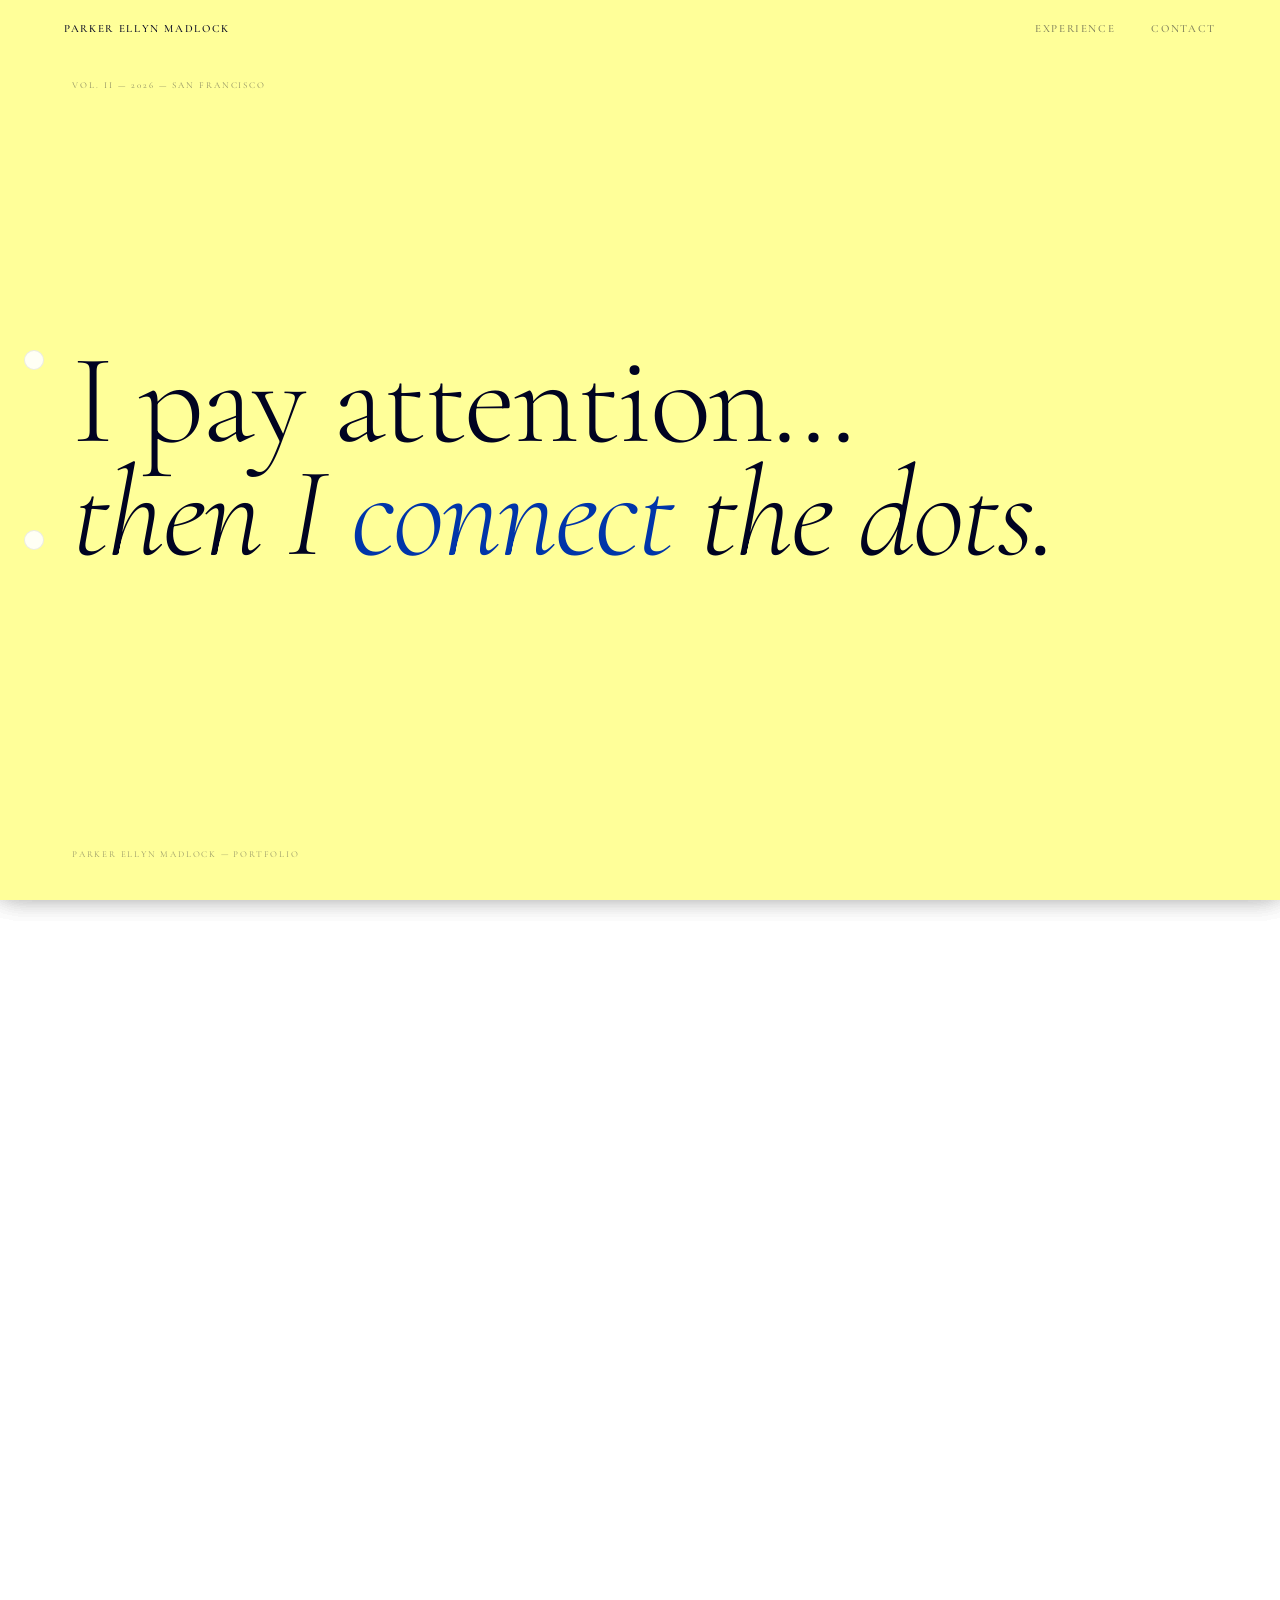
<file: index.html>
<!DOCTYPE html>
<html lang="en">
<head>
  <meta charset="UTF-8" />
  <meta name="viewport" content="width=device-width, initial-scale=1.0" />
  <title>Parker Ellyn Madlock</title>
  <link rel="icon" type="image/svg+xml" href="favicon.svg" />
  <link rel="preconnect" href="https://fonts.googleapis.com" />
  <link rel="preconnect" href="https://fonts.gstatic.com" crossorigin />
  <link href="https://fonts.googleapis.com/css2?family=Cormorant+Garamond:ital,wght@0,300;0,400;0,500;0,600;0,700;1,300;1,400;1,500;1,600;1,700&display=swap" rel="stylesheet" />
  <link rel="stylesheet" href="style.css" />
</head>
<body>

  <!-- NAV -->
  <nav class="nav">
    <span class="nav-name">Parker Ellyn Madlock</span>
    <div class="nav-links">
      <a href="#experience">Experience</a>
      <a href="#contact">Contact</a>
    </div>
  </nav>

  <!-- HERO -->
  <section class="sheet" id="hero">
    <div class="hole"></div>
    <div class="hole"></div>

    <p class="hero-meta">VOL. II — 2026 — SAN FRANCISCO</p>

    <h1 class="hero-headline">
      <span class="hl-line">I pay attention<span class="ellipsis"><span class="dot">.</span><span class="dot">.</span><span class="dot">.</span></span></span>
      <span class="hl-line hl-italic">then I <span class="accent">connect</span> the dots.</span>
    </h1>

    <p class="hero-byline">Parker Ellyn Madlock — Portfolio</p>
  </section>

  <!-- ABOUT -->
  <section class="sheet" id="about">
    <div class="hole"></div>
    <div class="hole"></div>

    <div class="about-inner">
      <p class="about-pull">Technology works when people want to use it.</p>
      <div class="about-columns">
        <div class="about-bio">
          <p>I was a professional ballet dancer before I trained as a designer. Ballet taught me discipline and a love for the human arts that last, and design gave me a way to use both.</p>
          <p>I care about the moment a person meets a new technology, and whether it makes sense to them.</p>
          <p>I help startups find their pain points, shape their platform, and build an identity people remember. At SF GIL I built the community and partnerships function from scratch, signed 20 partners before launch, made the case that turned PartnerX from an app into a platform, and ran events from SF Tech Week to a recurring wellness series.</p>
          <p>Before that I designed and edited a publication in Paris, ran events for founders at makesense, and art directed for an agency shipping three sites a week. My MA in Design for Social Impact looked at how US and EU rules shape the products people hold.</p>
        </div>
      </div>
    </div>
  </section>

  <!-- EXPERIENCE -->
  <section class="sheet" id="experience">
    <div class="hole"></div>
    <div class="hole"></div>

    <h2 class="work-title">Experience</h2>


    <div class="exp-row">
      <span class="proj-year">2026—</span>
      <span class="proj-title">Head of Community &amp; Partnerships</span>
      <span class="proj-cat">SF GIL, San Francisco</span>
      <p class="exp-desc">Built the community and partnerships function from scratch at a pre-seed AI public benefit lab, working directly with both founders. Proposed and won the shift of PartnerX from a standalone app to an integratable, Shopify-style platform. Sourced and qualified 212 operators across run clubs, athletic clubs, creator communities, and women in AI groups, and converted 20 to signed partners before launch. Ran outreach end to end, created SF GIL's SF Tech Week event, and launched a recurring wellness series with sponsorship from Magna. Rebuilt PartnerX messaging with both founders, consolidating six competing value statements into one, and briefed the team on AI news, governance, and data privacy.</p>
    </div>

    <div class="exp-row">
      <span class="proj-year">2024–2025</span>
      <span class="proj-title">Strategic Research &amp; Project Coordinator</span>
      <span class="proj-cat">makesense, Paris</span>
      <p class="exp-desc">Ran challenge days at EM Lyon, HEC and ESSEC, including an EM Lyon edition with roughly 100 students. Co-organized Apéro de l'IA, a recurring Paris meetup for AI startup founders. Coordinated 7+ events with NGOs, impact investors, and policy organizations, and turned research on gaps in social-impact campaigns into engagement strategies for founders.</p>
    </div>

    <div class="exp-row">
      <span class="proj-year">2024</span>
      <span class="proj-title">Editor-in-Chief &amp; Designer</span>
      <span class="proj-cat">NameDropping, Paris</span>
      <p class="exp-desc">Conceived, edited, and designed an art-market publication of interviews, leading a team of 12 graduate students from pitch through print. Secured and conducted the feature interview with Gagosian's Creative Director.</p>
    </div>

    <div class="exp-row">
      <span class="proj-year">2022–2024</span>
      <span class="proj-title">Art Director &amp; Creative Strategist</span>
      <span class="proj-cat">Zimmer Marketing, Remote</span>
      <p class="exp-desc">Coordinated editors, copywriters, and developers across 30+ concurrent projects, publishing an average of three sites per week. Owned visual identity and brand strategy for a full agency rebrand, from concept to delivery.</p>
    </div>
  </section>

  <!-- CONTACT -->
  <section class="sheet" id="contact">
    <div class="hole"></div>
    <div class="hole"></div>

    <div class="contact-top">
      <h2 class="contact-headline">Let's work together.</h2>
      <a href="mailto:parker.madlock@gmail.com" class="contact-email">parker.madlock@gmail.com</a>
      <p style="margin-top:1.2rem"><a href="Parker-Madlock-Resume.pdf" class="footer-btn" target="_blank" rel="noopener">Resume (PDF) ↗</a></p>
    </div>

    <div class="footer-ombre">
      <p class="footer-name">PARKER ELLYN MADLOCK</p>
      <div class="footer-links">
        <a href="https://parkerellyn.substack.com" class="footer-btn" target="_blank" rel="noopener">Substack: AI &amp; policy writing ↗</a>
        <a href="https://www.linkedin.com/in/parkerellyn" class="footer-btn" target="_blank" rel="noopener">LinkedIn ↗</a>
      </div>
      <p class="footer-copy">© 2026</p>
    </div>
  </section>

  <script src="script.js"></script>
  <script src="easter.js"></script>
</body>
</html>
</file>
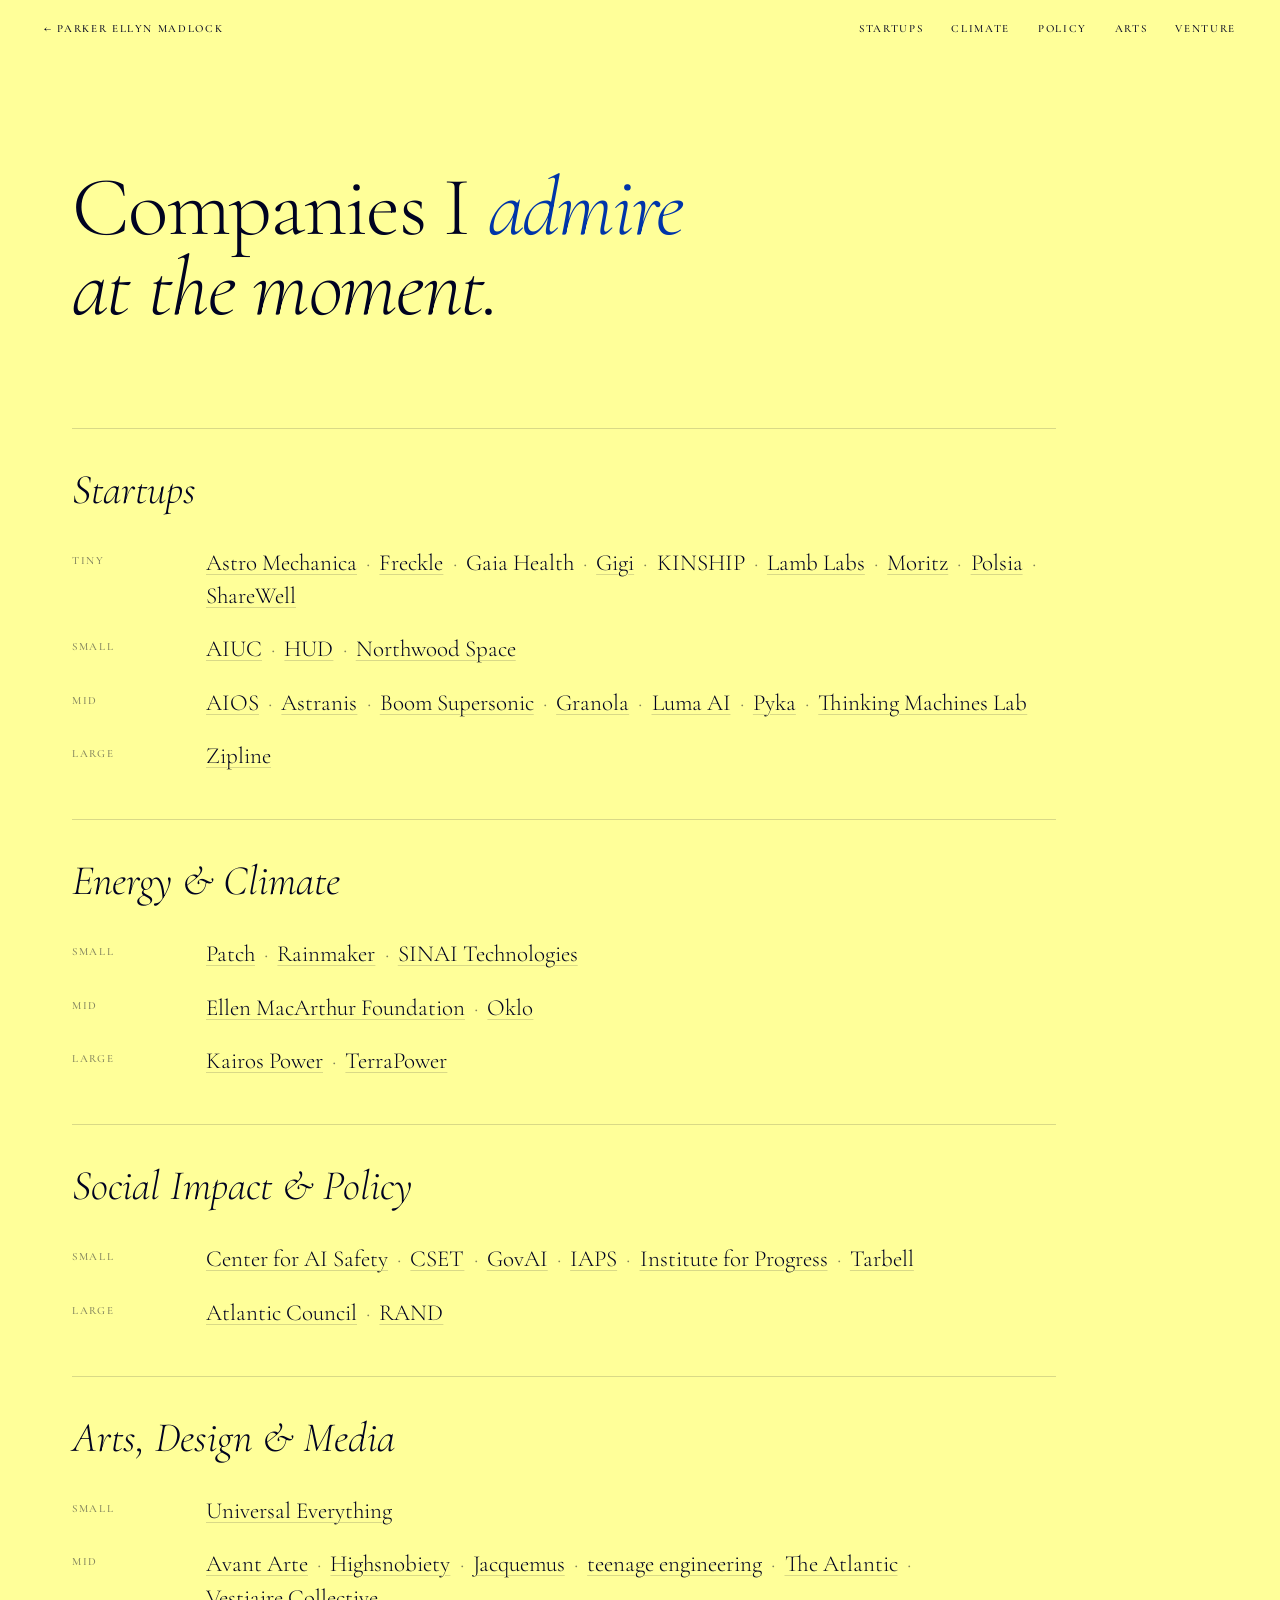
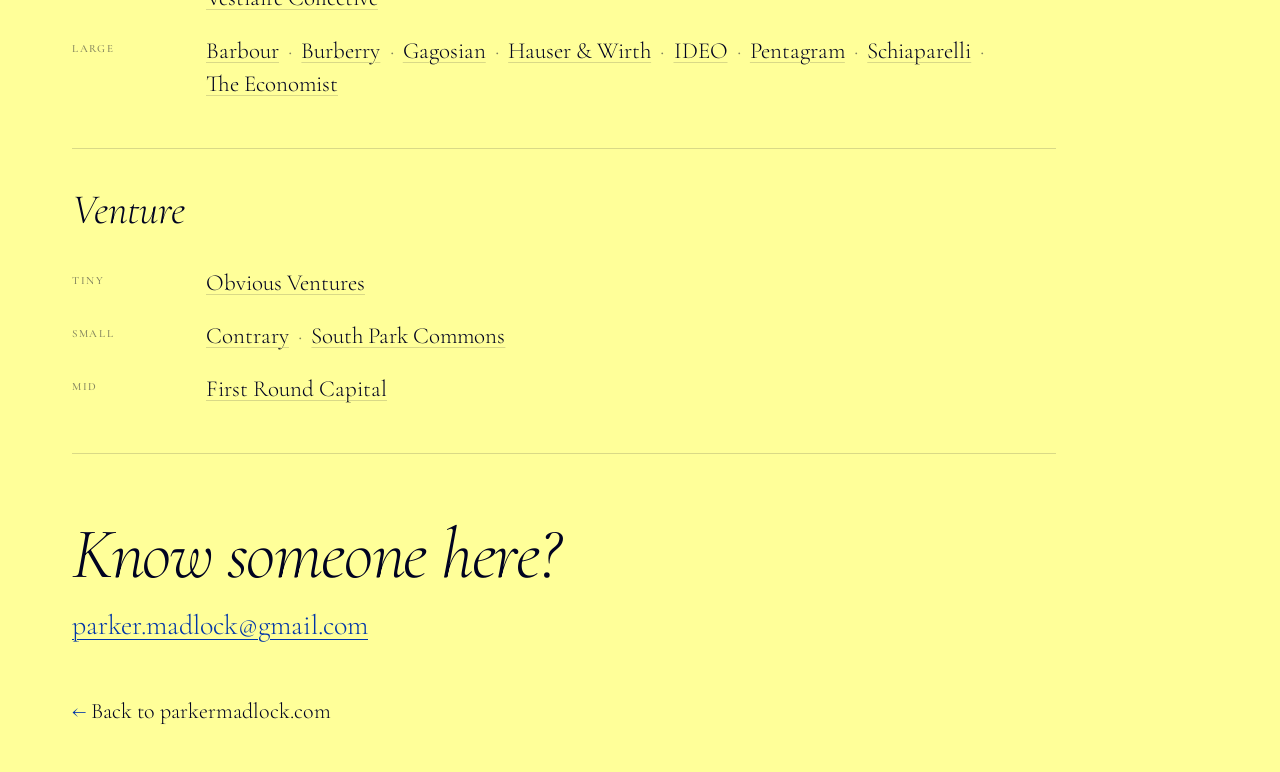
<file: companies.html>
<!DOCTYPE html>
<html lang="en">
<head>
<meta charset="UTF-8">
<meta name="viewport" content="width=device-width, initial-scale=1.0">
<meta name="robots" content="noindex, nofollow">
<title>Parker Ellyn Madlock</title>
<link rel="preconnect" href="https://fonts.googleapis.com">
<link rel="preconnect" href="https://fonts.gstatic.com" crossorigin>
<link href="https://fonts.googleapis.com/css2?family=Cormorant+Garamond:ital,wght@0,300;0,400;0,500;1,300;1,400&display=swap" rel="stylesheet">
<style>
  :root {
    --bg: #FFFF99;
    --ink: #000321;
    --blue: #0035A9;
    --muted: rgba(0, 3, 33, 0.5);
    --rule: rgba(0, 3, 33, 0.15);
  }
  * { box-sizing: border-box; margin: 0; padding: 0; }
  html { scroll-behavior: smooth; scroll-padding-top: 64px; }
  body {
    background: var(--bg);
    color: var(--ink);
    font-family: "Cormorant Garamond", Georgia, serif;
    -webkit-font-smoothing: antialiased;
  }
  a { color: inherit; text-decoration: none; }

  .label {
    font-size: 11px; font-weight: 500; letter-spacing: 0.15em; text-transform: uppercase;
  }
  .muted { color: var(--muted); }

  header {
    position: sticky; top: 0; z-index: 2;
    background: var(--bg);
    display: flex; justify-content: space-between; align-items: center; gap: 20px;
    padding: 22px 44px;
    border-bottom: 1px solid transparent;
  }
  header.scrolled { border-bottom-color: var(--rule); }
  header .home:hover, .jump a:hover, footer a:hover { color: var(--blue); }
  .jump { display: flex; gap: 28px; overflow-x: auto; scrollbar-width: none; }
  .jump::-webkit-scrollbar { display: none; }
  .jump a { white-space: nowrap; }

  main { padding: 0 44px 0 72px; max-width: 1100px; }

  h1 {
    font-weight: 300; font-size: clamp(42px, 8vw, 84px);
    line-height: 0.95; letter-spacing: -0.02em;
    margin: 110px 0 100px;
  }
  h1 em { font-style: italic; }
  h1 .blue { color: var(--blue); }

  section { padding: 40px 0 36px; border-top: 1px solid var(--rule); }
  h2 {
    font-weight: 300; font-style: italic;
    font-size: clamp(30px, 4.5vw, 42px); line-height: 1;
    margin-bottom: 26px;
  }
  .row {
    display: grid; grid-template-columns: 110px 1fr; gap: 6px 24px;
    padding: 10px 0;
  }
  .row .label { color: var(--muted); padding-top: 7px; }
  .names { font-size: 23px; font-weight: 300; line-height: 1.45; }
  .names span { white-space: nowrap; display: inline-block; }
  .names a { text-decoration: underline; text-decoration-color: var(--rule); text-decoration-thickness: 1px; text-underline-offset: 4px; }
  .names a:hover { color: var(--blue); text-decoration-color: var(--blue); }
  .names span:not(:last-child)::after { content: "\00B7"; color: var(--muted); margin: 0 0.4em; }

  footer { border-top: 1px solid var(--rule); padding: 64px 0 48px; }
  footer .ask {
    font-size: clamp(40px, 7vw, 72px); font-weight: 300; font-style: italic;
    line-height: 1; letter-spacing: -0.02em; margin-bottom: 18px;
  }
  footer .email {
    display: inline-block; font-size: clamp(22px, 3vw, 28px); font-weight: 300;
    color: var(--blue); text-decoration: underline; text-decoration-thickness: 1px;
    text-underline-offset: 5px; margin-bottom: 56px; word-break: break-word;
  }
  footer .back { font-size: 22px; font-weight: 300; }
  footer .back span { color: var(--blue); }

  @media (max-width: 640px) {
    header { padding: 16px 20px; flex-direction: column; align-items: flex-start; gap: 12px; }
    .jump { gap: 20px; width: 100%; }
    main { padding: 0 20px; }
    h1 { margin: 56px 0 56px; }
    section { padding: 30px 0 24px; }
    h2 { margin-bottom: 14px; }
    .row { grid-template-columns: 1fr; gap: 2px; padding: 8px 0; }
    .row .label { padding-top: 0; }
    .names { font-size: 21px; }
    html { scroll-padding-top: 104px; }
  }
</style>
</head>
<body>

<header id="top">
  <a class="label home" href="/">&larr; Parker Ellyn Madlock</a>
  <nav class="jump label" aria-label="Sections">
    <a href="#startups">Startups</a>
    <a href="#climate">Climate</a>
    <a href="#policy">Policy</a>
    <a href="#arts">Arts</a>
    <a href="#venture">Venture</a>
  </nav>
</header>

<main>
  <h1>Companies I <em class="blue">admire</em><br><em>at the moment.</em></h1>

  <section id="startups">
    <h2>Startups</h2>
    <div class="row"><span class="label">Tiny</span><p class="names">
      <span><a href="https://astromecha.co" target="_blank" rel="noopener">Astro Mechanica</a></span><span><a href="https://www.fastcompany.com/91612943/freckle-phone-designed-to-get-kids-into-the-world" target="_blank" rel="noopener">Freckle</a></span><span>Gaia Health</span><span><a href="https://gigi.co" target="_blank" rel="noopener">Gigi</a></span><span>KINSHIP</span><span><a href="https://lamb-labs.com" target="_blank" rel="noopener">Lamb Labs</a></span><span><a href="https://moritzlegal.com" target="_blank" rel="noopener">Moritz</a></span><span><a href="https://polsia.ai" target="_blank" rel="noopener">Polsia</a></span><span><a href="https://sharewellnow.com" target="_blank" rel="noopener">ShareWell</a></span>
    </p></div>
    <div class="row"><span class="label">Small</span><p class="names">
      <span><a href="https://aiuc.com" target="_blank" rel="noopener">AIUC</a></span><span><a href="https://hud.so" target="_blank" rel="noopener">HUD</a></span><span><a href="https://www.northwoodspace.io" target="_blank" rel="noopener">Northwood Space</a></span>
    </p></div>
    <div class="row"><span class="label">Mid</span><p class="names">
      <span><a href="https://aiosmedical.com" target="_blank" rel="noopener">AIOS</a></span><span><a href="https://www.astranis.com" target="_blank" rel="noopener">Astranis</a></span><span><a href="https://boomsupersonic.com" target="_blank" rel="noopener">Boom Supersonic</a></span><span><a href="https://granola.ai" target="_blank" rel="noopener">Granola</a></span><span><a href="https://lumalabs.ai" target="_blank" rel="noopener">Luma AI</a></span><span><a href="https://flypyka.com" target="_blank" rel="noopener">Pyka</a></span><span><a href="https://thinkingmachines.ai" target="_blank" rel="noopener">Thinking Machines Lab</a></span>
    </p></div>
    <div class="row"><span class="label">Large</span><p class="names">
      <span><a href="https://www.flyzipline.com" target="_blank" rel="noopener">Zipline</a></span>
    </p></div>
  </section>

  <section id="climate">
    <h2>Energy &amp; Climate</h2>
    <div class="row"><span class="label">Small</span><p class="names">
      <span><a href="https://www.patch.io" target="_blank" rel="noopener">Patch</a></span><span><a href="https://www.rainmaker.com" target="_blank" rel="noopener">Rainmaker</a></span><span><a href="https://www.sinai.com" target="_blank" rel="noopener">SINAI Technologies</a></span>
    </p></div>
    <div class="row"><span class="label">Mid</span><p class="names">
      <span><a href="https://www.ellenmacarthurfoundation.org" target="_blank" rel="noopener">Ellen MacArthur Foundation</a></span><span><a href="https://www.oklo.com" target="_blank" rel="noopener">Oklo</a></span>
    </p></div>
    <div class="row"><span class="label">Large</span><p class="names">
      <span><a href="https://kairospower.com" target="_blank" rel="noopener">Kairos Power</a></span><span><a href="https://www.terrapower.com" target="_blank" rel="noopener">TerraPower</a></span>
    </p></div>
  </section>

  <section id="policy">
    <h2>Social Impact &amp; Policy</h2>
    <div class="row"><span class="label">Small</span><p class="names">
      <span><a href="https://safe.ai" target="_blank" rel="noopener">Center for AI Safety</a></span><span><a href="https://cset.georgetown.edu" target="_blank" rel="noopener">CSET</a></span><span><a href="https://www.governance.ai" target="_blank" rel="noopener">GovAI</a></span><span><a href="https://www.iaps.ai" target="_blank" rel="noopener">IAPS</a></span><span><a href="https://ifp.org" target="_blank" rel="noopener">Institute for Progress</a></span><span><a href="https://www.tarbellcenter.org" target="_blank" rel="noopener">Tarbell</a></span>
    </p></div>
    <div class="row"><span class="label">Large</span><p class="names">
      <span><a href="https://www.atlanticcouncil.org" target="_blank" rel="noopener">Atlantic Council</a></span><span><a href="https://www.rand.org" target="_blank" rel="noopener">RAND</a></span>
    </p></div>
  </section>

  <section id="arts">
    <h2>Arts, Design &amp; Media</h2>
    <div class="row"><span class="label">Small</span><p class="names">
      <span><a href="https://www.universaleverything.com" target="_blank" rel="noopener">Universal Everything</a></span>
    </p></div>
    <div class="row"><span class="label">Mid</span><p class="names">
      <span><a href="https://avantarte.com" target="_blank" rel="noopener">Avant Arte</a></span><span><a href="https://www.highsnobiety.com" target="_blank" rel="noopener">Highsnobiety</a></span><span><a href="https://www.jacquemus.com" target="_blank" rel="noopener">Jacquemus</a></span><span><a href="https://teenage.engineering" target="_blank" rel="noopener">teenage engineering</a></span><span><a href="https://www.theatlantic.com" target="_blank" rel="noopener">The Atlantic</a></span><span><a href="https://www.vestiairecollective.com" target="_blank" rel="noopener">Vestiaire Collective</a></span>
    </p></div>
    <div class="row"><span class="label">Large</span><p class="names">
      <span><a href="https://www.barbour.com" target="_blank" rel="noopener">Barbour</a></span><span><a href="https://www.burberry.com" target="_blank" rel="noopener">Burberry</a></span><span><a href="https://gagosian.com" target="_blank" rel="noopener">Gagosian</a></span><span><a href="https://www.hauserwirth.com" target="_blank" rel="noopener">Hauser &amp; Wirth</a></span><span><a href="https://www.ideo.com" target="_blank" rel="noopener">IDEO</a></span><span><a href="https://www.pentagram.com" target="_blank" rel="noopener">Pentagram</a></span><span><a href="https://www.schiaparelli.com" target="_blank" rel="noopener">Schiaparelli</a></span><span><a href="https://www.economist.com" target="_blank" rel="noopener">The Economist</a></span>
    </p></div>
  </section>

  <section id="venture">
    <h2>Venture</h2>
    <div class="row"><span class="label">Tiny</span><p class="names"><span><a href="https://obvious.com" target="_blank" rel="noopener">Obvious Ventures</a></span></p></div>
    <div class="row"><span class="label">Small</span><p class="names"><span><a href="https://contrary.com" target="_blank" rel="noopener">Contrary</a></span><span><a href="https://www.southparkcommons.com" target="_blank" rel="noopener">South Park Commons</a></span></p></div>
    <div class="row"><span class="label">Mid</span><p class="names"><span><a href="https://firstround.com" target="_blank" rel="noopener">First Round Capital</a></span></p></div>
  </section>

  <footer>
    <p class="ask">Know someone here?</p>
    <a class="email" href="mailto:parker.madlock@gmail.com">parker.madlock@gmail.com</a>
    <p><a class="back" href="/"><span>&larr;</span> Back to parkermadlock.com</a></p>
  </footer>
</main>

<script>
  const h = document.getElementById('top');
  addEventListener('scroll', () => h.classList.toggle('scrolled', scrollY > 10), { passive: true });
</script>
</body>
</html>
</file>
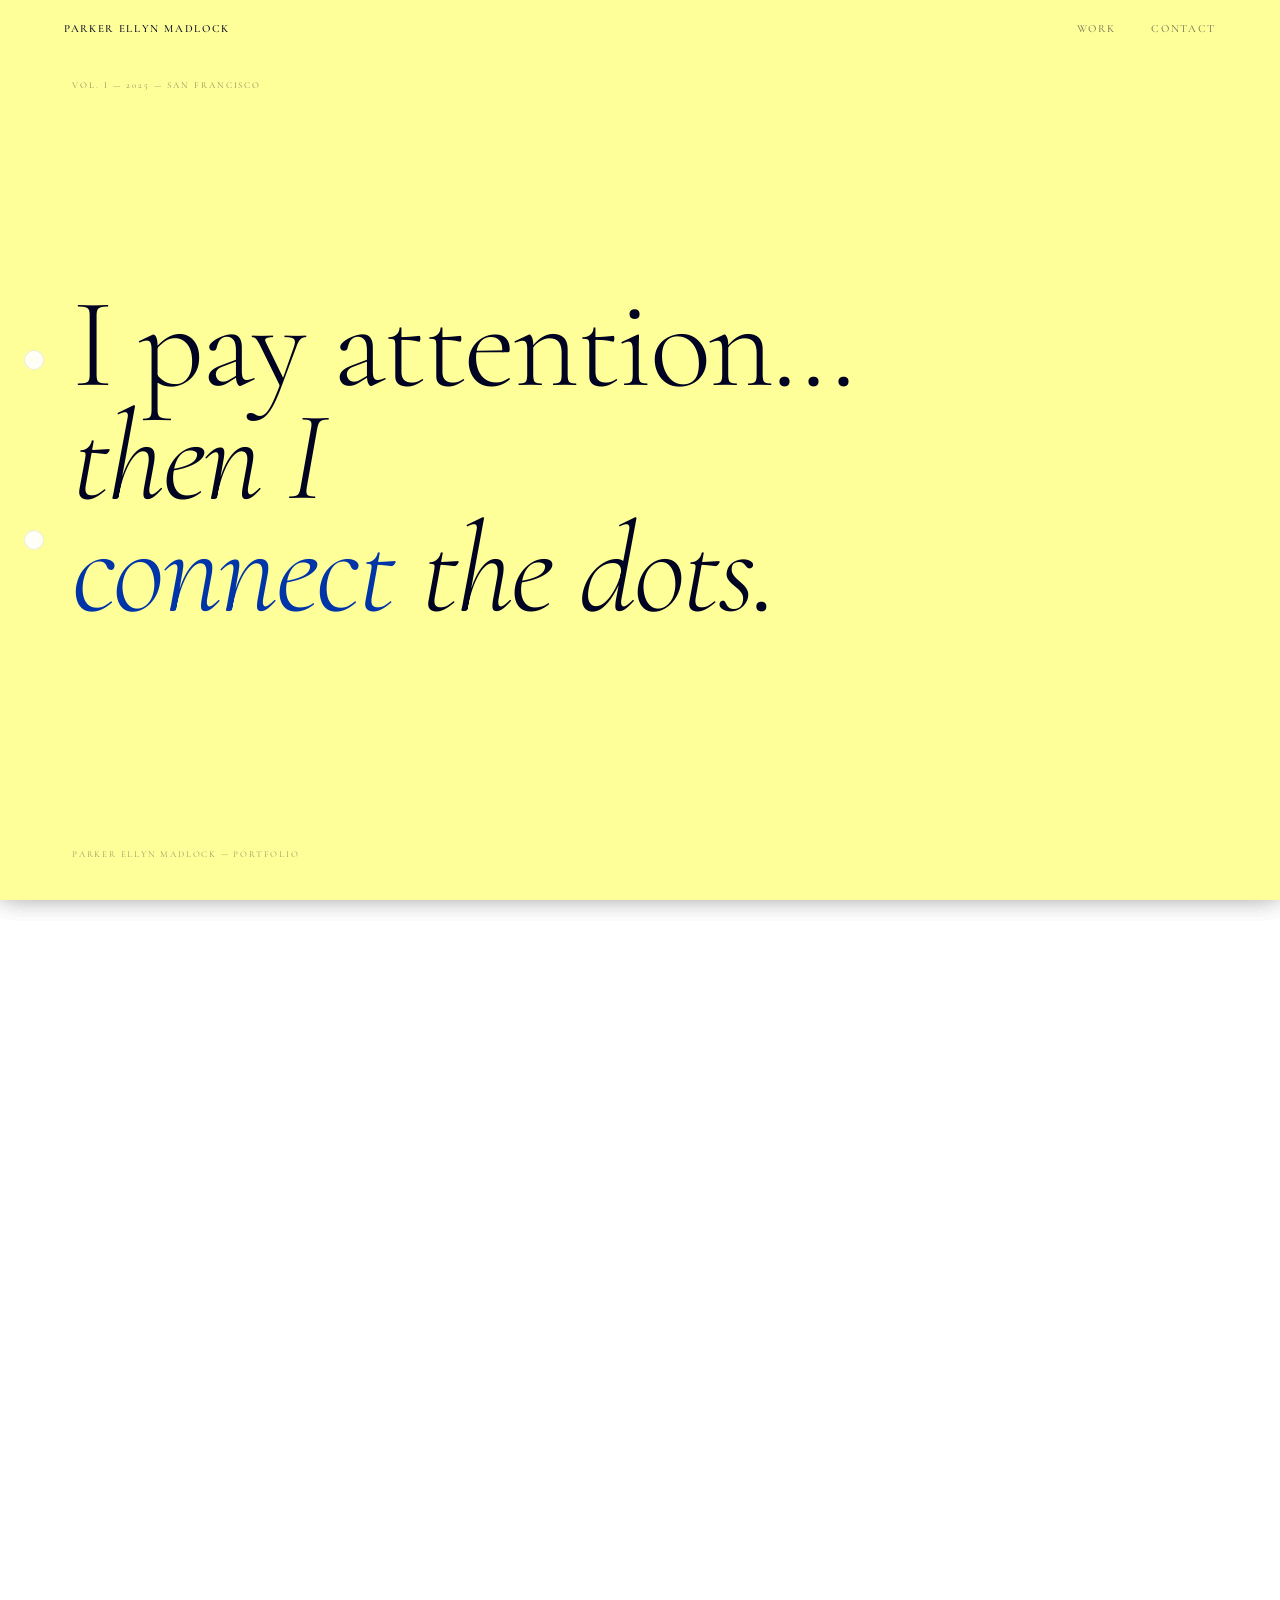
<file: index.backup.html>
<!DOCTYPE html>
<html lang="en">
<head>
  <meta charset="UTF-8" />
  <meta name="viewport" content="width=device-width, initial-scale=1.0" />
  <title>Parker Ellyn Madlock</title>
  <link rel="preconnect" href="https://fonts.googleapis.com" />
  <link rel="preconnect" href="https://fonts.gstatic.com" crossorigin />
  <link href="https://fonts.googleapis.com/css2?family=Cormorant+Garamond:ital,wght@0,300;0,400;0,500;0,600;0,700;1,300;1,400;1,500;1,600;1,700&display=swap" rel="stylesheet" />
  <link rel="stylesheet" href="style.css" />
</head>
<body>

  <!-- NAV -->
  <nav class="nav">
    <span class="nav-name">Parker Ellyn Madlock</span>
    <div class="nav-links">
      <a href="#work">Work</a>
      <a href="#contact">Contact</a>
    </div>
  </nav>

  <!-- HERO -->
  <section class="sheet" id="hero">
    <div class="hole"></div>
    <div class="hole"></div>

    <p class="hero-meta">VOL. I — 2025 — SAN FRANCISCO</p>

    <h1 class="hero-headline">
      <span class="hl-line">I pay attention<span class="ellipsis"><span class="dot">.</span><span class="dot">.</span><span class="dot">.</span></span></span>
      <span class="hl-line hl-italic">then I</span>
      <span class="hl-line hl-italic"><span class="accent">connect</span> the dots.</span>
    </h1>

    <p class="hero-byline">Parker Ellyn Madlock — Portfolio</p>
  </section>

  <!-- ABOUT -->
  <section class="sheet" id="about">
    <div class="hole"></div>
    <div class="hole"></div>

    <div class="about-inner">
      <p class="about-pull">I am a communicator with a conscience and a point of view.</p>
      <div class="about-columns">
        <p class="about-bio">My background in Political Science and Design for Social Impact has shaped how I see problems — and how I solve them. I specialize in technical translation: turning complex ideas into operational realities that command respect.</p>
        <div class="about-sidebar">
          <div class="sidebar-block">
            <h4>Languages</h4>
            <p>French — B1, in progress</p>
            <p>Portuguese — A1, in progress</p>
          </div>
          <div class="sidebar-block">
            <h4>Education</h4>
            <p>Paris College of Art</p>
            <p>MA Design for Social Impact</p>
          </div>
          <div class="sidebar-block">
            <h4>Currently</h4>
            <p>San Francisco, CA</p>
            <p>Open to opportunities</p>
          </div>
        </div>
      </div>
    </div>
  </section>

  <!-- WORK -->
  <section class="sheet" id="work">
    <div class="hole"></div>
    <div class="hole"></div>

    <h2 class="work-title">Selected Work</h2>

    <div class="project-row">
      <span class="proj-year">2025</span>
      <span class="proj-title">Unwrapped</span>
      <span class="proj-cat">Thesis Design</span>
    </div>
    <div class="project-row">
      <span class="proj-year">2025</span>
      <span class="proj-title">NameDropping</span>
      <span class="proj-cat">Editorial</span>
    </div>
    <div class="project-row">
      <span class="proj-year">2025</span>
      <span class="proj-title">MakeSense</span>
      <span class="proj-cat">Strategy</span>
    </div>
    <div class="project-row">
      <span class="proj-year">2022</span>
      <span class="proj-title">Zimmer Marketing</span>
      <span class="proj-cat">Web Design</span>
    </div>
    <div class="project-row">
      <span class="proj-year">2021</span>
      <span class="proj-title">North Texas Performing Arts</span>
      <span class="proj-cat">Freelance</span>
    </div>
  </section>

  <!-- CONTACT -->
  <section class="sheet" id="contact">
    <div class="hole"></div>
    <div class="hole"></div>

    <div class="contact-top">
      <h2 class="contact-headline">Let's work together.</h2>
      <a href="mailto:parker.madlock@gmail.com" class="contact-email">parker.madlock@gmail.com</a>
    </div>

    <div class="footer-ombre">
      <p class="footer-name">PARKER ELLYN MADLOCK</p>
      <p class="footer-copy">© 2025</p>
    </div>
  </section>

  <script src="script.js"></script>
</body>
</html>
</file>
<file: style.css>
/* ═══════════════════════════════════════════
   PARKER ELLYN MADLOCK — Portfolio
   ═══════════════════════════════════════════ */

/* ─── TOKENS ─── */
:root {
  --yellow:  #ffff99;
  --sat-yellow: #fffff5;
  --black:   #000321;
  --red:     #E3120B;
  --klein:   #0035A9;
  --powder:  #A8C8E8;
  --serif:   'Cormorant Garamond', Georgia, serif;
  --pad-h:   clamp(32px, 5vw, 80px);   /* horizontal page padding */
  --pad-l:   72px;                      /* left padding — clears hole-punch */
}

/* ─── RESET ─── */
*, *::before, *::after { box-sizing: border-box; margin: 0; padding: 0; }

html { scroll-behavior: smooth; }

body {
  font-family: var(--serif);
  overflow-x: hidden;
  cursor: crosshair;
}

a { color: inherit; text-decoration: none; }
em { font-style: italic; }

/* ─── NAV ─── */
.nav {
  position: fixed;
  top: 0; left: 0; right: 0;
  z-index: 1000;
  display: flex;
  justify-content: space-between;
  align-items: center;
  padding: 22px var(--pad-h);
  background: transparent;
  font-family: var(--serif);
  font-size: 11px;
  letter-spacing: 0.15em;
  color: var(--black);
}

.nav-name {
  font-weight: 500;
  text-transform: uppercase;
}

.nav-links {
  display: flex;
  gap: 36px;
}

.nav-links a {
  font-weight: 500;
  text-transform: uppercase;
  opacity: 0.5;
  transition: opacity 0.2s;
}

.nav-links a:hover { opacity: 1; }

/* ─── SHEET ─── */
.sheet {
  position: relative;
  min-height: 100vh;
  width: 100%;
  overflow: hidden;
  box-shadow: 0 -6px 28px rgba(0, 0, 0, 0.14);
}

/* Shadow cast by the bottom edge of a peeling sheet onto the one below */
.sheet::after {
  content: '';
  position: absolute;
  bottom: 0;
  left: 0;
  right: 0;
  height: 120px;
  background: linear-gradient(to bottom, transparent, rgba(0, 0, 0, 0.2));
  opacity: var(--peel, 0);
  pointer-events: none;
  z-index: 20;
}

/* ─── HOLE PUNCH ─── */
.hole {
  position: absolute;
  left: 24px;
  width: 20px;
  height: 20px;
  border-radius: 50%;
  background: rgba(0, 0, 0, 0.06);
  box-shadow: inset 0 0 0 1px rgba(0, 0, 0, 0.08);
  transform: translateY(-50%);
  z-index: 10;
  pointer-events: none;
}

.sheet > .hole:nth-child(1) { top: 40%; }
.sheet > .hole:nth-child(2) { top: 60%; }
#contact .hole:nth-child(2) { background: #0035A9 !important; }


/* ─── HERO ─── */
#hero {
  background: var(--yellow);
  color: var(--black);
  display: flex;
  flex-direction: column;
  justify-content: center;
  padding: 80px var(--pad-h) 64px var(--pad-l);
}

.hero-meta {
  position: absolute;
  top: 80px;
  left: var(--pad-l);
  font-size: 9px;
  letter-spacing: 0.22em;
  text-transform: uppercase;
  opacity: 0.45;
}

.hero-headline {
  display: flex;
  flex-direction: column;
  font-weight: 300;
  font-size: clamp(42px, 10vw, 160px);
  line-height: 0.88;
  letter-spacing: -0.02em;
}

.hl-line { display: block; }

.hl-italic { font-style: italic; }

/* Breathing ellipsis — dots fade in one by one on a loop */
.ellipsis { display: inline; }

.ellipsis .dot {
  display: inline;
  animation: dotPulse 2.2s ease-in-out infinite;
}
.ellipsis .dot:nth-child(2) { animation-delay: 0.35s; }
.ellipsis .dot:nth-child(3) { animation-delay: 0.7s; }

@keyframes dotPulse {
  0%, 100% { opacity: 0.2; }
  50%       { opacity: 1;   }
}

span.accent { color: var(--klein); }

.hero-byline {
  position: absolute;
  bottom: 40px;
  left: var(--pad-l);
  font-size: 9px;
  letter-spacing: 0.2em;
  text-transform: uppercase;
  font-variant: small-caps;
  opacity: 0.4;
}

/* ─── ABOUT ─── */
#about {
  background: var(--sat-yellow);
  color: var(--black);
  display: flex;
  align-items: center;
  padding: 100px var(--pad-h) 100px var(--pad-l);
}


.about-inner { width: 100%; }

.about-pull {
  font-size: clamp(1.8rem, 3.8vw, 3.2rem);
  font-style: italic;
  font-weight: 300;
  line-height: 1.15;
  letter-spacing: -0.01em;
  max-width: 800px;
  margin-bottom: 60px;
  padding-bottom: 52px;
  border-bottom: 1px solid rgba(0, 3, 33, 0.15);
}

.about-columns {
  display: grid;
  grid-template-columns: 1fr;
  gap: 0 clamp(32px, 5vw, 80px);
  align-items: start;
}

.about-bio {
  font-size: 1rem;
  line-height: 1.85;
  opacity: 0.7;
  max-width: 620px;
}
.about-bio p + p { margin-top: 1.1em; }

.about-sidebar {
  border-left: 1px solid rgba(0, 3, 33, 0.18);
  padding-left: 28px;
  display: flex;
  flex-direction: column;
  gap: 28px;
}

.sidebar-block h4 {
  font-size: 9px;
  letter-spacing: 0.26em;
  text-transform: uppercase;
  font-weight: 500;
  opacity: 0.38;
  margin-bottom: 10px;
  padding-bottom: 6px;
  border-bottom: 1px solid rgba(0, 3, 33, 0.12);
}

.sidebar-block p {
  font-size: 0.875rem;
  line-height: 1.75;
  opacity: 0.6;
}

/* ─── WORK ─── */
#work {
  background: var(--yellow);
  color: var(--black);
  display: flex;
  flex-direction: column;
  justify-content: center;
  padding: 100px var(--pad-h) 80px var(--pad-l);
}

.work-title {
  font-size: 9px;
  letter-spacing: 0.26em;
  text-transform: uppercase;
  font-variant: small-caps;
  font-weight: 500;
  opacity: 0.4;
  margin-bottom: 40px;
}

.project-row {
  display: grid;
  grid-template-columns: 72px 1fr auto;
  align-items: center;
  gap: 24px;
  padding: 22px 0;
  border-bottom: 0.5px solid rgba(0, 0, 0, 0.12);
  cursor: default;
  transition: background 0.4s ease, color 0.3s ease;
}

.project-row:hover { color: var(--klein); }

.project-row:first-of-type {
  border-top: 0.5px solid rgba(0, 0, 0, 0.12);
}


.proj-year {
  font-size: 0.65rem;
  letter-spacing: 0.1em;
  opacity: 0.38;
}

.proj-title {
  font-size: clamp(1.5rem, 2.6vw, 2.2rem);
  font-weight: 300;
  font-style: italic;
  line-height: 1.1;
}

.proj-cat {
  font-size: 0.6rem;
  letter-spacing: 0.16em;
  text-transform: uppercase;
  opacity: 0.35;
  text-align: right;
}

/* ─── EXPERIENCE ─── */
#experience {
  background: var(--sat-yellow);
  color: var(--black);
  display: flex;
  flex-direction: column;
  justify-content: center;
  padding: 100px var(--pad-h) 80px var(--pad-l);
}

.exp-row {
  display: grid;
  grid-template-columns: 72px 1fr auto;
  align-items: center;
  column-gap: 24px;
  padding: 22px 0 22px;
  border-bottom: 0.5px solid rgba(0, 0, 0, 0.12);
  cursor: pointer;
  transition: background 0.4s ease, color 0.3s ease;
}

.exp-row:first-of-type {
  border-top: 0.5px solid rgba(0, 0, 0, 0.12);
}

.exp-row:hover { color: var(--klein); }

.exp-desc {
  grid-column: 1 / -1;
  max-height: 0;
  overflow: hidden;
  font-size: 0.875rem;
  font-style: italic;
  line-height: 1.75;
  opacity: 0.55;
  transition: max-height 0.4s ease, padding-bottom 0.4s ease;
}

.exp-row.open .exp-desc {
  max-height: 120px;
  padding-bottom: 10px;
}

/* ─── CONTACT ─── */
#contact {
  background: var(--yellow);
  color: var(--black);
  display: flex;
  flex-direction: column;
  min-height: 100vh;
}

.contact-top {
  flex: 1;
  display: flex;
  flex-direction: column;
  justify-content: center;
  gap: 28px;
  padding: 100px var(--pad-h) 60px var(--pad-l);
}

.contact-headline {
  font-size: clamp(36px, 8vw, 9rem);
  font-weight: 300;
  font-style: italic;
  line-height: 0.92;
  letter-spacing: -0.025em;
}

.contact-email {
  font-size: clamp(0.9rem, 1.8vw, 1.2rem);
  font-style: italic;
  opacity: 0.5;
  border-bottom: 1px solid rgba(0, 3, 33, 0.28);
  display: inline-block;
  padding-bottom: 3px;
  align-self: flex-start;
  transition: opacity 0.2s;
}

.contact-email:hover { opacity: 1; }

.footer-ombre {
  min-height: 50vh;
  background: var(--yellow);
  display: flex;
  flex-direction: column;
  align-items: center;
  justify-content: center;
  gap: 18px;
  padding: 60px var(--pad-h);
}

.footer-name {
  font-family: var(--serif);
  font-size: clamp(12px, 2vw, 24px);
  font-weight: 300;
  color: var(--black);
  letter-spacing: 0.12em;
  text-align: center;
}

.footer-links {
  display: flex;
  gap: 10px;
}

.footer-btn {
  font-family: var(--serif);
  font-size: 0.75rem;
  letter-spacing: 0.08em;
  color: var(--black);
  border: 1px solid var(--black);
  padding: 6px 14px;
  background: transparent;
  text-decoration: none;
  transition: background 0.2s ease, color 0.2s ease;
}

.footer-btn:hover {
  background: var(--black);
  color: var(--yellow);
}

.footer-copy {
  font-size: 9px;
  letter-spacing: 0.22em;
  text-transform: uppercase;
  color: var(--black);
  opacity: 0.4;
}

/* ─── RESPONSIVE ─── */

/* ── 768px and below (tablet + mobile) ── */
@media (max-width: 768px) {
  :root {
    --pad-h: 24px;
    --pad-l: 44px;   /* clears 14px hole at left:24px + breathing room */
  }

  /* NAV: keep name, hide links */
  .nav { padding: 16px 24px; }
  .nav-links { display: none; }

  /* HOLES: scale down to 14px */
  .hole {
    width: 14px;
    height: 14px;
  }

  /* HERO */
  #hero { padding: 60px 24px 48px 44px; }
  .hero-meta { top: 60px; left: 44px; }
  .hero-byline { left: 44px; }

  /* ABOUT */
  #about {
    padding: 72px 24px 56px 44px;
    align-items: flex-start;
  }
  .about-pull {
    font-size: clamp(1.5rem, 5vw, 3.2rem);
    margin-bottom: 32px;
    padding-bottom: 28px;
  }
  .about-columns {
    grid-template-columns: 1fr;
    gap: 32px 0;
  }
  .about-sidebar {
    border-left: none;
    border-top: 0.5px solid rgba(0, 3, 33, 0.15);
    padding-left: 0;
    padding-top: 24px;
  }

  /* WORK */
  #work { padding: 72px 24px 56px 44px; }
  .project-row {
    grid-template-columns: 44px 1fr;
    gap: 16px;
  }
  .proj-cat { display: none; }
  .proj-title { font-size: clamp(1.3rem, 5vw, 2.2rem); }

  /* EXPERIENCE */
  #experience { padding: 72px 24px 56px 44px; }
  .exp-row {
    grid-template-columns: 44px 1fr;
    column-gap: 16px;
  }
  .exp-row .proj-cat { display: none; }
  .exp-row .proj-title { font-size: clamp(1.3rem, 5vw, 2.2rem); }

  /* CONTACT */
  .contact-top { padding: 72px 24px 48px 44px; }
  .contact-email { font-size: 1rem; }
  .footer-ombre { padding: 48px 24px; min-height: 40vh; }
  .footer-name { font-size: clamp(1.6rem, 8vw, 5.5rem); }
}

/* ── 480px and below (small phones) ── */
@media (max-width: 480px) {
  .about-pull { font-size: clamp(1.3rem, 5vw, 2rem); }
  .work-title { margin-bottom: 28px; }
  .project-row { padding: 16px 0; }
}


/* ─── EASTER EGG ─── */


.easter-folder {
  position: absolute;
  left: 6px;
  opacity: 0;
  pointer-events: none;
  z-index: 16;
  transform: translateY(-50%) scale(0);
  transform-origin: center center;
}

.easter-folder img {
  width: 64px;
  height: auto;
  display: block;
  pointer-events: none;
  user-select: none;
}

.easter-folder.visible {
  opacity: 1;
  pointer-events: auto;
  cursor: pointer;
  animation:
    easterPop   0.5s cubic-bezier(0.34, 1.56, 0.64, 1) both,
    easterFloat 2s  ease-in-out 0.5s infinite;
}

@keyframes easterPop {
  from { transform: translateY(-50%) scale(0); }
  to   { transform: translateY(-50%) scale(1); }
}

@keyframes easterFloat {
  0%, 100% { transform: translateY(-50%);           }
  50%      { transform: translateY(calc(-50% - 2px)); }
}

.easter-overlay {
  position: fixed;
  inset: 0;
  background: rgba(0, 3, 33, 0.72);
  z-index: 500;
  opacity: 0;
  pointer-events: none;
  transition: opacity 0.4s ease;
}

.easter-overlay.open {
  opacity: 1;
  pointer-events: auto;
  cursor: pointer;
}

.easter-card {
  position: fixed;
  width: 155px;
  background: #fff;
  border-radius: 3px;
  box-shadow: 0 8px 32px rgba(0, 0, 0, 0.35);
  overflow: hidden;
  opacity: 0;
  pointer-events: none;
  z-index: 501;
  transform-origin: center center;
  cursor: default;
}

.easter-card.open {
  opacity: 1;
  pointer-events: auto;
}

.easter-card img {
  width: 100%;
  height: 190px;
  object-fit: cover;
  display: block;
}

.easter-card .card-label {
  font-family: var(--serif);
  font-size: 11px;
  line-height: 1.4;
  color: #000321;
  padding: 8px;
  text-align: center;
}
</file>
